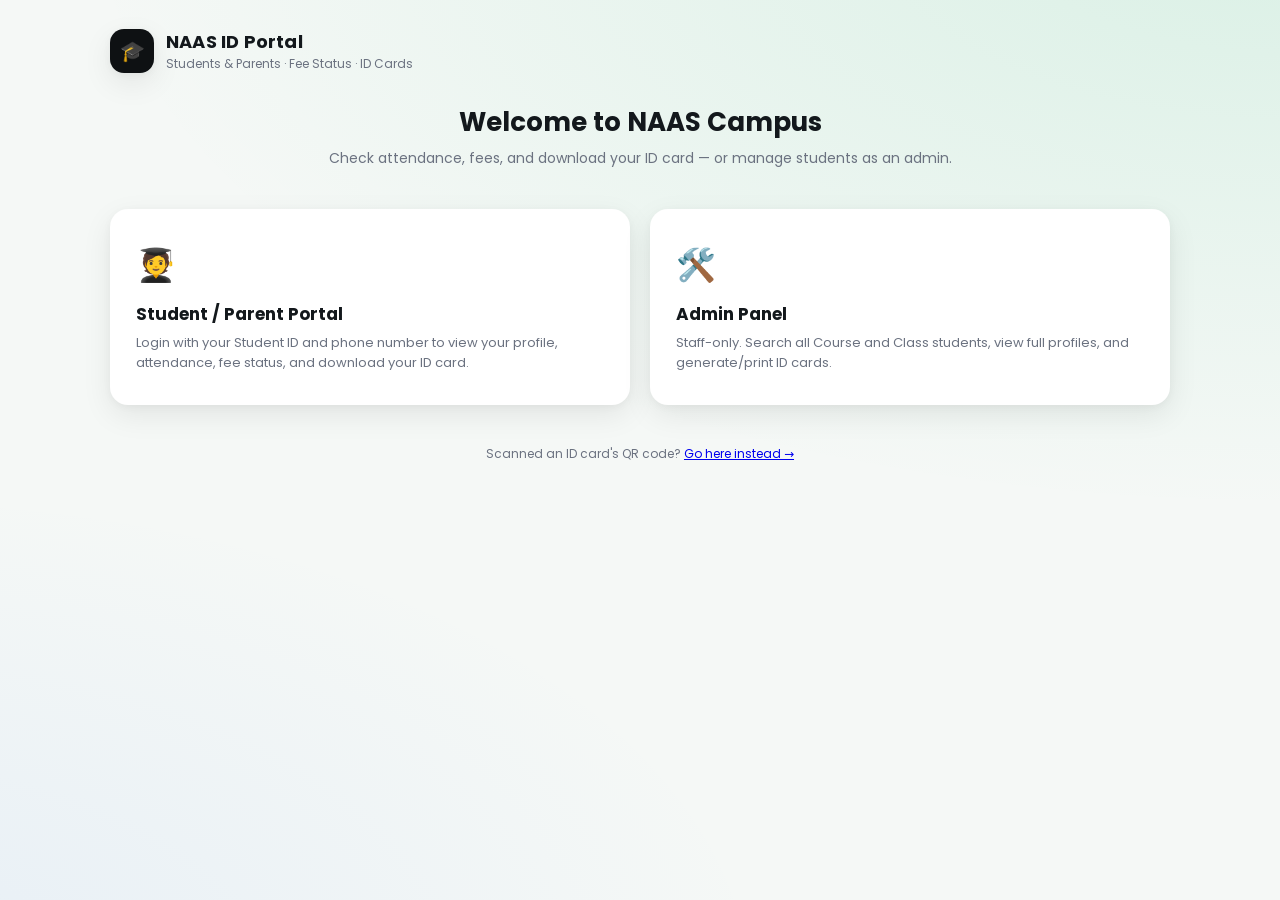
<file: index.html>
<!DOCTYPE html>
<html lang="en">
<head>
<meta charset="UTF-8">
<meta name="viewport" content="width=device-width, initial-scale=1.0">
<title>NAAS ID Portal</title>
<link rel="stylesheet" href="https://fonts.googleapis.com/css2?family=Poppins:wght@400;500;600;700&display=swap">
<link rel="stylesheet" href="style.css">
</head>
<body>
<div class="wrap">
  <div class="topbar">
    <div class="brand">
      <div class="brand-badge">🎓</div>
      <div>
        <div class="brand-name">NAAS ID Portal</div>
        <div class="brand-sub">Students &amp; Parents · Fee Status · ID Cards</div>
      </div>
    </div>
  </div>

  <div style="text-align:center;margin-top:30px;">
    <h1 style="font-size:26px;">Welcome to NAAS Campus</h1>
    <p class="lead">Check attendance, fees, and download your ID card — or manage students as an admin.</p>
  </div>

  <div class="choice-grid">
    <div class="choice-card" onclick="location.href='student.html'">
      <div class="choice-icon">🧑‍🎓</div>
      <div class="choice-title">Student / Parent Portal</div>
      <div class="choice-desc">Login with your Student ID and phone number to view your profile, attendance, fee status, and download your ID card.</div>
    </div>
    <div class="choice-card" onclick="location.href='admin.html'">
      <div class="choice-icon">🛠️</div>
      <div class="choice-title">Admin Panel</div>
      <div class="choice-desc">Staff-only. Search all Course and Class students, view full profiles, and generate/print ID cards.</div>
    </div>
  </div>

  <p class="hint" style="margin-top:40px;">Scanned an ID card's QR code? <a href="scan.html">Go here instead →</a></p>
</div>
</body>
</html>
</file>
<file: style.css>
/* NAAS ID Portal — shared design system.
   Palette matches the NAAS Campus Sheet's own theme (black + green) so the
   portal feels like the same product, not a bolt-on tool. */
:root{
  --black:#0E1113;
  --ink:#13181C;
  --green:#12B76A;
  --green-dk:#0E9257;
  --green-soft:#E7F7EF;
  --green-mid:#A7E8C6;
  --grey:#6B7280;
  --border:#D9E2DD;
  --amber:#F5A524;
  --amber-soft:#FFF3D6;
  --blue:#3B82F6;
  --blue-soft:#E7F0FB;
  --red:#E5484D;
  --red-soft:#FCE4E4;
  --bg:#F5F8F6;
  --card:#FFFFFF;
  --radius:18px;
  --shadow:0 10px 30px rgba(14,17,19,0.08), 0 2px 8px rgba(14,17,19,0.04);
}
*{box-sizing:border-box;}
html,body{margin:0;padding:0;}
body{
  font-family:"Poppins","Segoe UI",system-ui,sans-serif;
  background:
    radial-gradient(1200px 600px at 100% -10%, rgba(18,183,106,0.12), transparent),
    radial-gradient(900px 500px at -10% 110%, rgba(59,130,246,0.08), transparent),
    var(--bg);
  min-height:100vh;
  color:var(--ink);
}
.wrap{max-width:1100px;margin:0 auto;padding:28px 20px 60px;}
.topbar{display:flex;align-items:center;justify-content:space-between;margin-bottom:28px;}
.brand{display:flex;align-items:center;gap:12px;}
.brand-badge{
  width:44px;height:44px;border-radius:14px;background:var(--black);
  display:flex;align-items:center;justify-content:center;font-size:20px;
  box-shadow:var(--shadow);
}
.brand-name{font-weight:700;font-size:18px;letter-spacing:0.2px;}
.brand-sub{font-size:12px;color:var(--grey);}
.link-btn{
  background:none;border:none;color:var(--grey);font-size:13px;cursor:pointer;
  text-decoration:underline;
}
.card{
  background:var(--card);border-radius:var(--radius);box-shadow:var(--shadow);
  padding:32px;border:1px solid rgba(14,17,19,0.04);
}
.center-card{max-width:440px;margin:60px auto;}
h1{font-size:22px;margin:0 0 6px;}
h2{font-size:18px;margin:0 0 14px;}
p.lead{color:var(--grey);font-size:14px;margin:0 0 22px;}
.choice-grid{display:grid;grid-template-columns:1fr 1fr;gap:20px;margin-top:40px;}
@media (max-width:600px){.choice-grid{grid-template-columns:1fr;}}
.choice-card{
  background:var(--card);border-radius:var(--radius);box-shadow:var(--shadow);
  padding:30px 24px;cursor:pointer;border:2px solid transparent;transition:all .15s ease;
  text-align:left;
}
.choice-card:hover{border-color:var(--green);transform:translateY(-2px);}
.choice-icon{font-size:32px;margin-bottom:12px;}
.choice-title{font-weight:700;font-size:17px;margin-bottom:6px;}
.choice-desc{font-size:13px;color:var(--grey);}
label{display:block;font-size:12px;font-weight:600;color:var(--grey);margin:16px 0 6px;text-transform:uppercase;letter-spacing:0.4px;}
input[type=text],input[type=password],input[type=tel],input[type=search]{
  width:100%;padding:12px 14px;border-radius:12px;border:1.5px solid var(--border);
  font-size:15px;font-family:inherit;background:#FCFEFD;
}
input:focus{outline:none;border-color:var(--green);box-shadow:0 0 0 3px var(--green-soft);}
.btn{
  display:inline-flex;align-items:center;justify-content:center;gap:8px;
  background:var(--green);color:#fff;border:none;border-radius:12px;
  padding:13px 20px;font-size:15px;font-weight:600;cursor:pointer;width:100%;margin-top:18px;
  transition:background .15s ease;
}
.btn:hover{background:var(--green-dk);}
.btn.secondary{background:var(--black);}
.btn.ghost{background:transparent;color:var(--ink);border:1.5px solid var(--border);}
.btn.small{width:auto;padding:9px 16px;font-size:13px;margin-top:0;}
.error-box{
  background:var(--red-soft);color:#9B2226;padding:12px 14px;border-radius:10px;
  font-size:13px;margin-top:16px;display:none;
}
.error-box.show{display:block;}
.hint{font-size:12px;color:var(--grey);margin-top:14px;text-align:center;}

/* ---- dashboard layout ---- */
.profile-header{display:flex;gap:20px;align-items:center;flex-wrap:wrap;}
.avatar{
  width:84px;height:84px;border-radius:50%;object-fit:cover;background:var(--green-soft);
  border:3px solid var(--green-soft);
}
.profile-name{font-size:20px;font-weight:700;}
.profile-meta{color:var(--grey);font-size:13px;margin-top:4px;}
.badge{
  display:inline-block;padding:4px 12px;border-radius:999px;font-size:11px;font-weight:700;
  letter-spacing:0.4px;text-transform:uppercase;
}
.badge.course{background:var(--green-soft);color:var(--green-dk);}
.badge.class{background:var(--blue-soft);color:#1D4ED8;}
.badge.status-paid{background:var(--green-soft);color:var(--green-dk);}
.badge.status-partial{background:var(--amber-soft);color:#946200;}
.badge.status-pending,.badge.status-overdue{background:var(--red-soft);color:#9B2226;}

.stat-grid{display:grid;grid-template-columns:repeat(auto-fit,minmax(150px,1fr));gap:14px;margin-top:24px;}
.stat-tile{background:var(--green-soft);border-radius:14px;padding:16px;}
.stat-tile .num{font-size:22px;font-weight:700;color:var(--green-dk);}
.stat-tile .lbl{font-size:12px;color:var(--grey);margin-top:2px;}
.stat-tile.warn{background:var(--amber-soft);}
.stat-tile.warn .num{color:#946200;}
.stat-tile.danger{background:var(--red-soft);}
.stat-tile.danger .num{color:#9B2226;}

table.months{width:100%;border-collapse:collapse;margin-top:14px;font-size:13px;}
table.months th,table.months td{padding:9px 10px;text-align:left;border-bottom:1px solid var(--border);}
table.months th{color:var(--grey);font-weight:600;font-size:11px;text-transform:uppercase;}

.section-title{font-size:14px;font-weight:700;margin:28px 0 4px;color:var(--ink);}

/* ---- ID card ---- */
.idcard{
  width:340px;border-radius:20px;overflow:hidden;box-shadow:var(--shadow);
  font-family:"Poppins","Segoe UI",sans-serif;background:#fff;margin:0 auto;
}
.idcard.theme-course .idcard-top{background:linear-gradient(135deg,#0E9257,#12B76A);}
.idcard.theme-class .idcard-top{background:linear-gradient(135deg,#1D4ED8,#3B82F6);}
.idcard-top{padding:18px 20px 40px;color:#fff;position:relative;}
.idcard-org{font-size:11px;letter-spacing:1.5px;opacity:.85;text-transform:uppercase;}
.idcard-title{font-size:16px;font-weight:700;margin-top:2px;}
.idcard-type-badge{
  position:absolute;top:16px;right:18px;background:rgba(255,255,255,0.22);
  padding:4px 10px;border-radius:999px;font-size:9px;font-weight:700;letter-spacing:0.5px;
}
.idcard-body{padding:0 20px 20px;margin-top:-30px;}
.idcard-photo{
  width:76px;height:76px;border-radius:16px;border:4px solid #fff;object-fit:cover;
  background:#eee;box-shadow:0 4px 10px rgba(0,0,0,0.15);
}
.idcard-name{font-size:17px;font-weight:700;margin-top:10px;}
.idcard-id{font-size:12px;color:var(--grey);font-family:monospace;letter-spacing:0.5px;}
.idcard-row{display:flex;justify-content:space-between;font-size:12px;margin-top:10px;border-top:1px dashed var(--border);padding-top:10px;}
.idcard-row div{flex:1;}
.idcard-row .lbl{color:var(--grey);font-size:10px;text-transform:uppercase;letter-spacing:0.3px;}
.idcard-row .val{font-weight:600;margin-top:2px;}
.idcard-footer{display:flex;align-items:center;justify-content:space-between;padding:14px 20px;background:#FAFBFA;border-top:1px solid var(--border);}
.idcard-qr img,.idcard-qr canvas{width:64px;height:64px;}
.idcard-footer-note{font-size:9px;color:var(--grey);max-width:190px;line-height:1.4;}

.spinner{display:inline-block;width:16px;height:16px;border:2px solid rgba(255,255,255,0.4);border-top-color:#fff;border-radius:50%;animation:spin .7s linear infinite;}
@keyframes spin{to{transform:rotate(360deg);}}

.list-row{
  display:flex;align-items:center;justify-content:space-between;padding:12px 14px;
  border-radius:12px;cursor:pointer;transition:background .12s ease;
}
.list-row:hover{background:var(--green-soft);}
.list-row .li-left{display:flex;align-items:center;gap:12px;}
.list-avatar{width:38px;height:38px;border-radius:10px;object-fit:cover;background:var(--border);}
.list-name{font-weight:600;font-size:14px;}
.list-sub{font-size:12px;color:var(--grey);}
</file>
